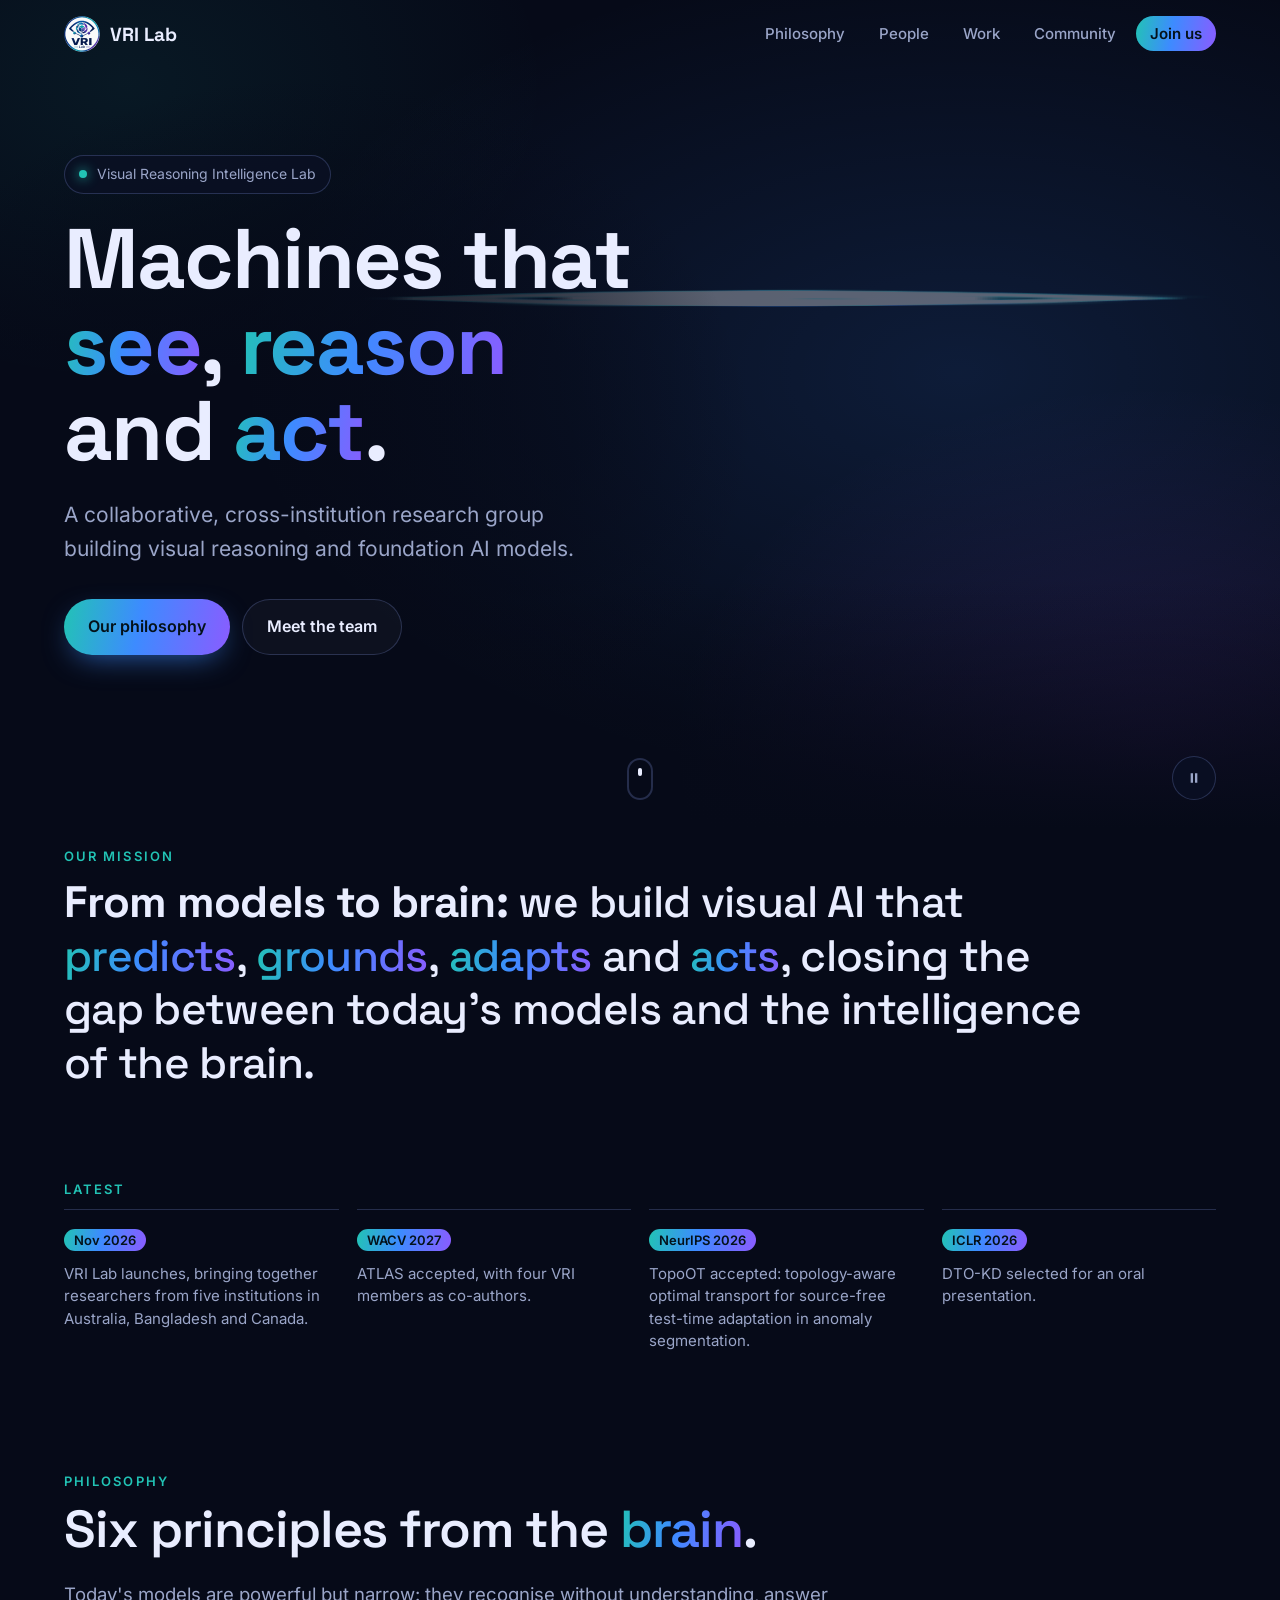
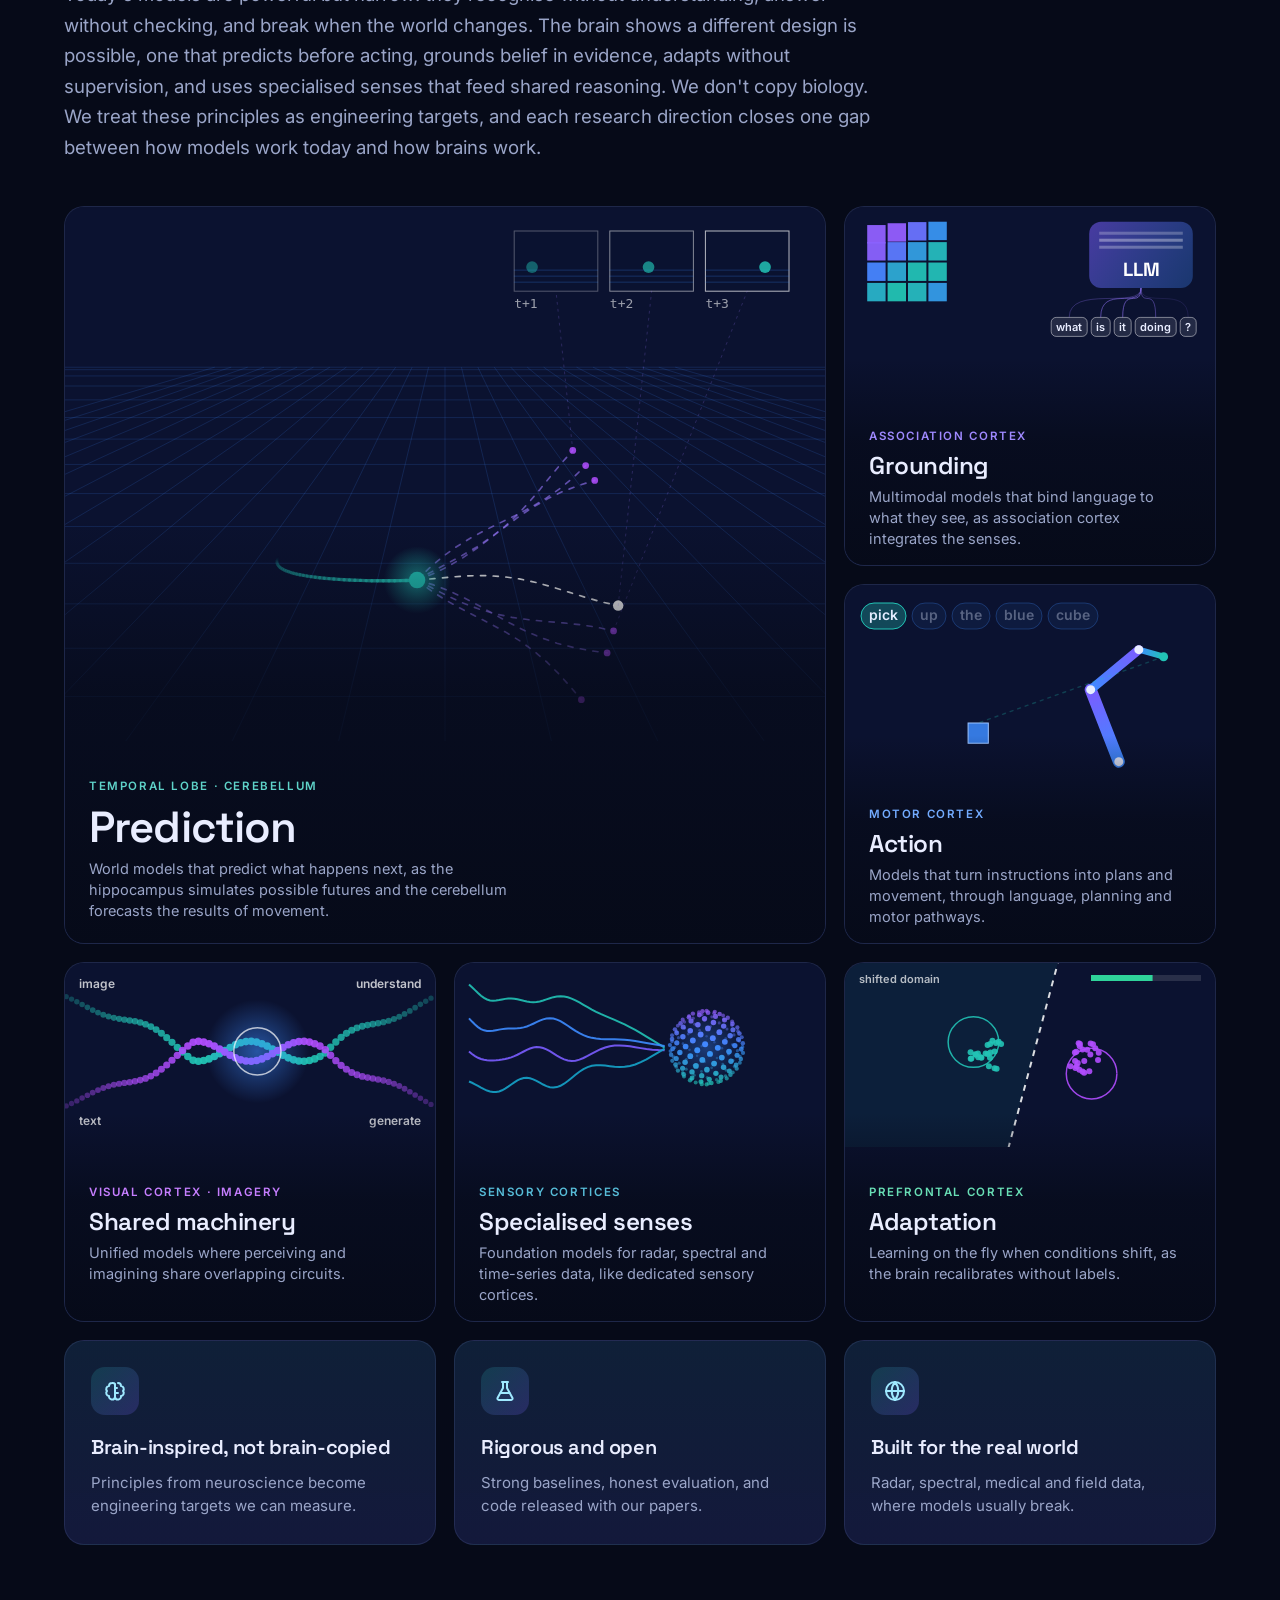
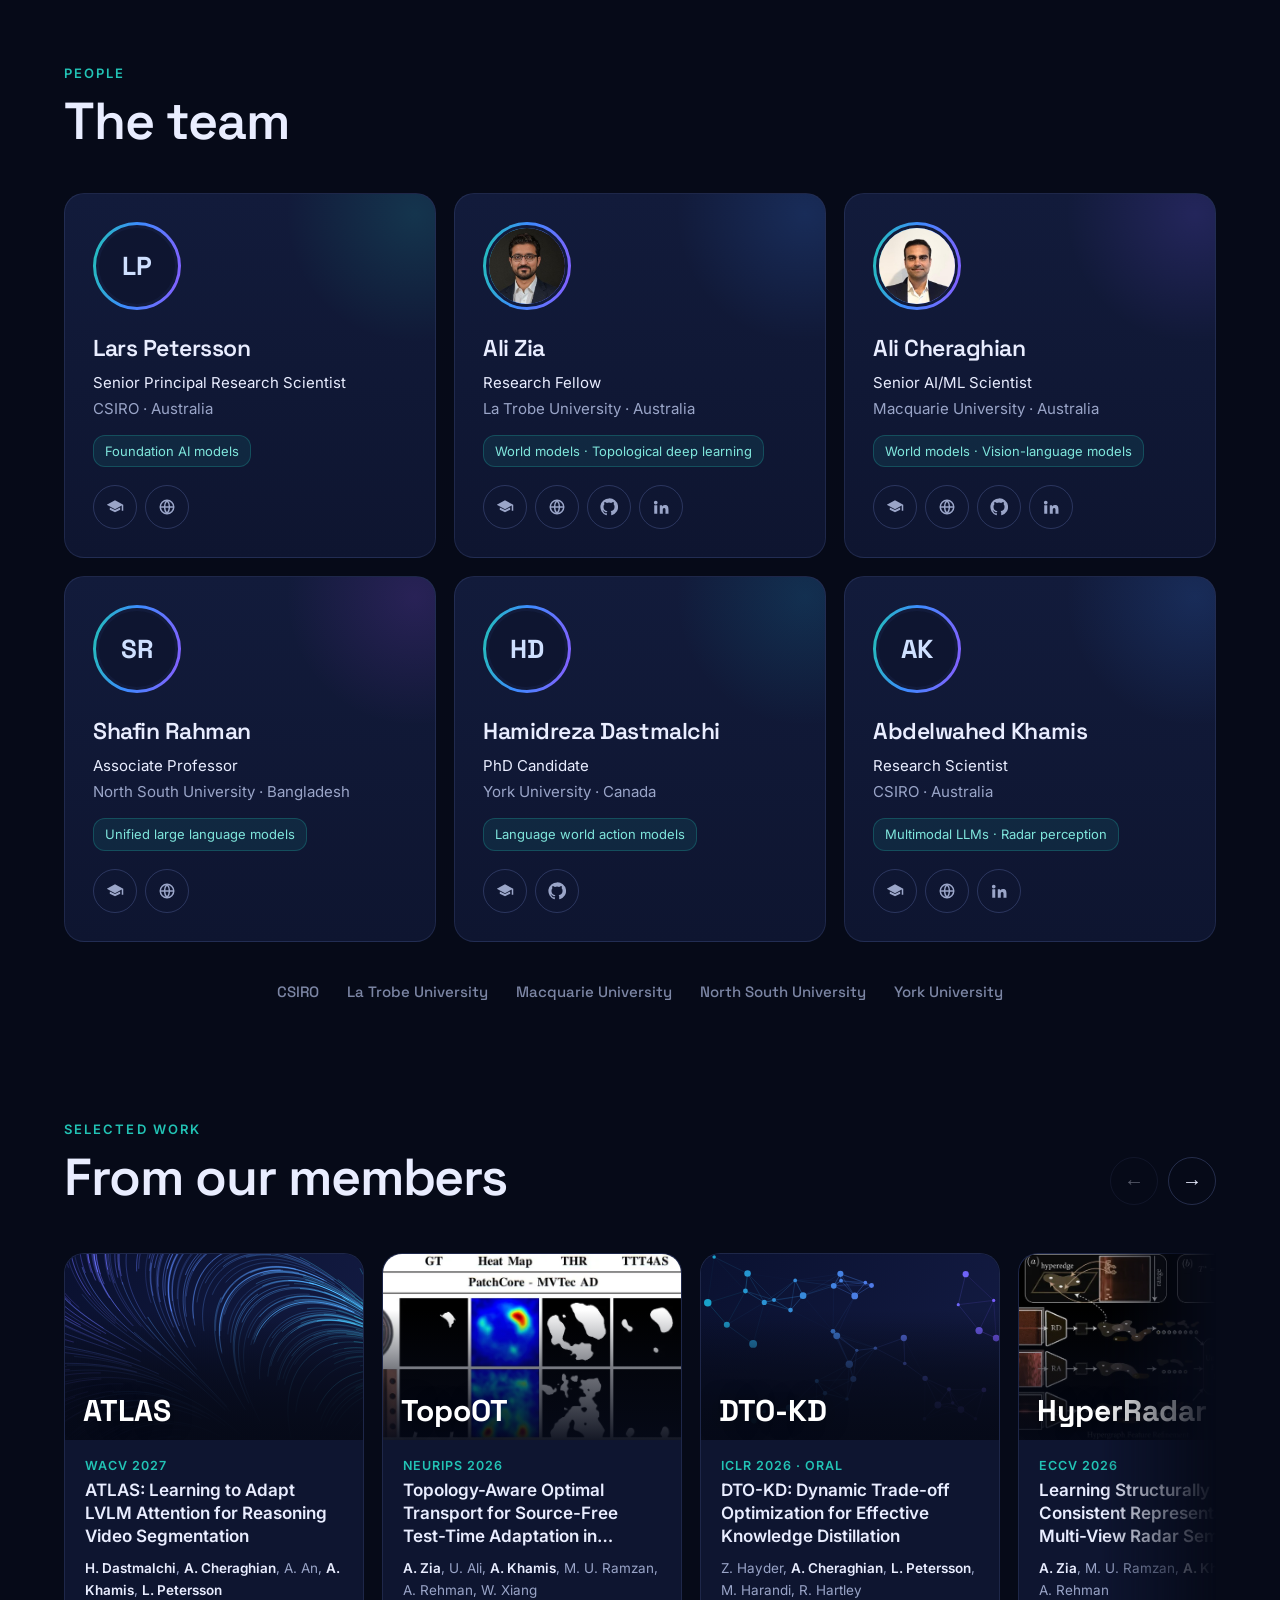
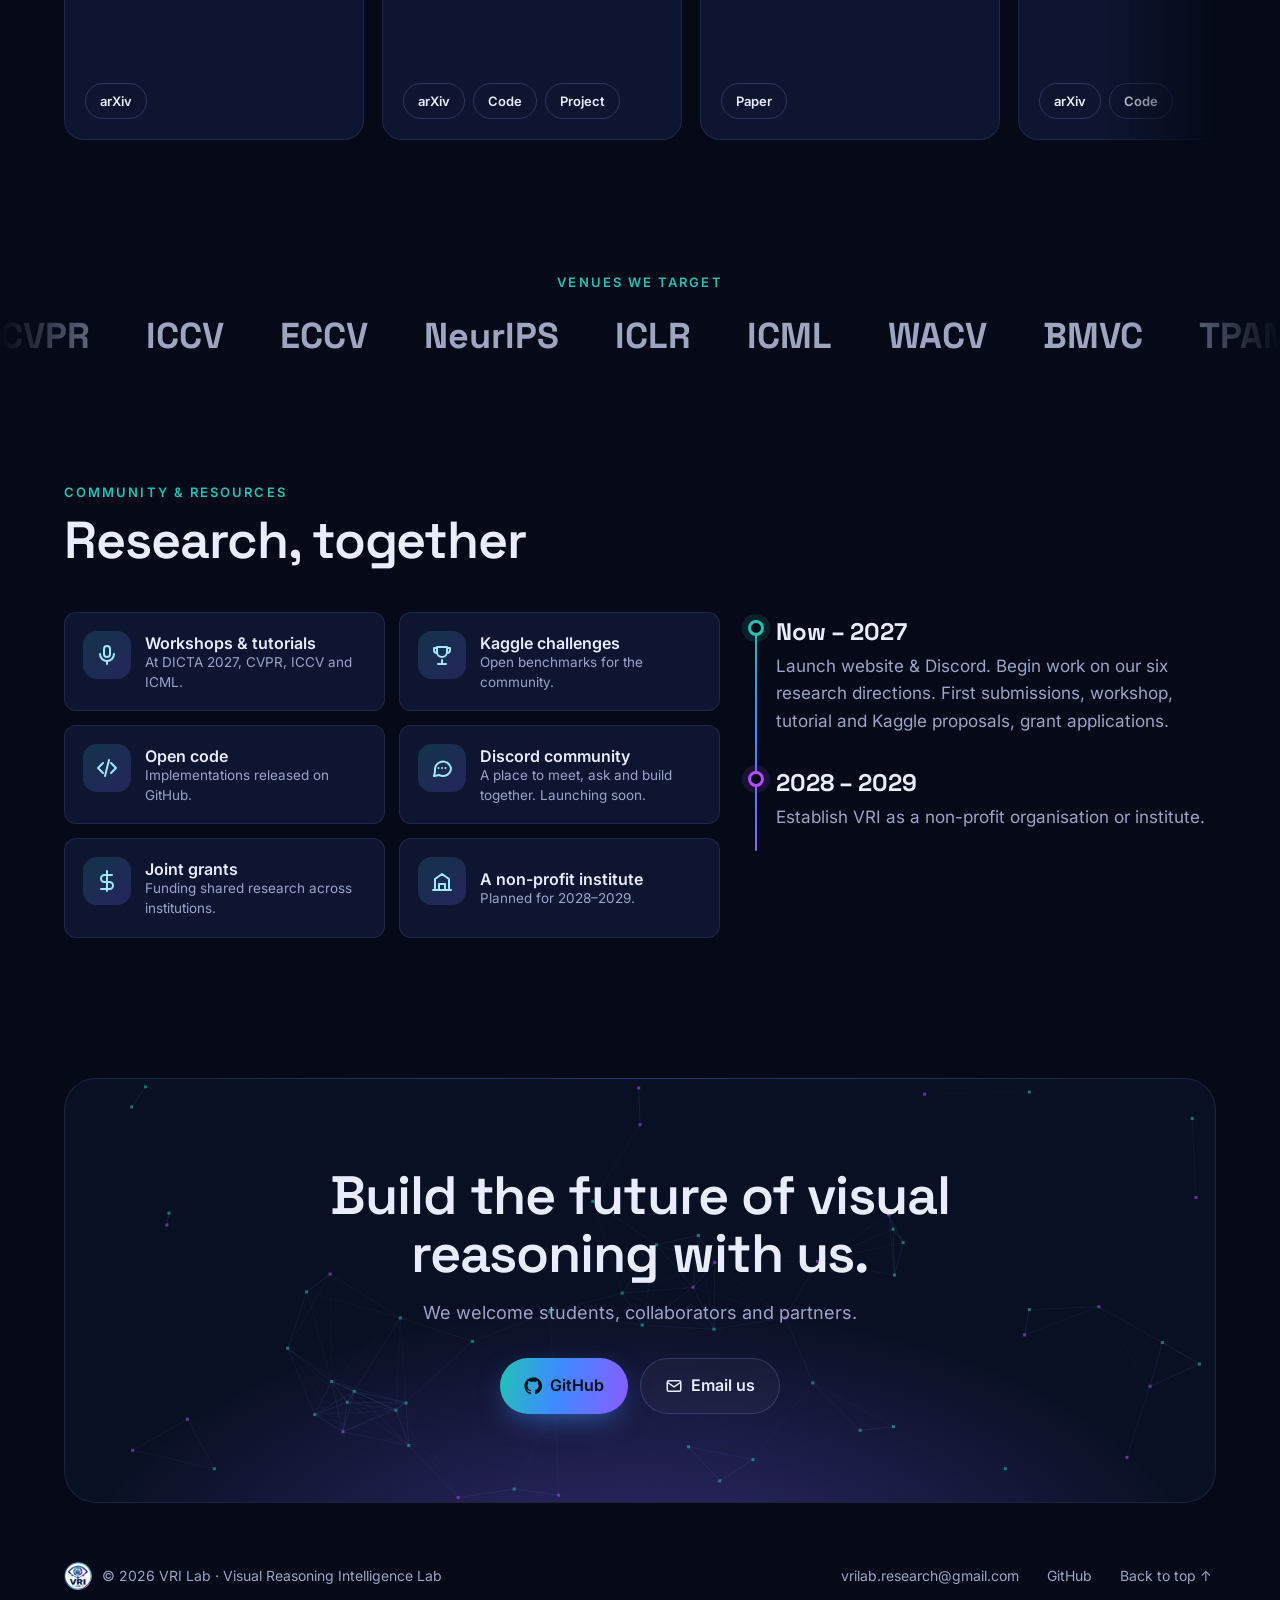
<file: index.html>
<!DOCTYPE html>
<html lang="en">
<head>
  <meta charset="utf-8">
  <meta name="viewport" content="width=device-width, initial-scale=1">
  <title>VRI Lab · Visual Reasoning Intelligence Lab</title>
  <meta name="description" content="VRI Lab: from models to brain. A cross-institution group building visual AI that predicts, grounds, adapts and acts.">
  <meta name="keywords" content="VRI Lab, Visual Reasoning Intelligence Lab, computer vision, machine learning, world models, multimodal large language models, vision-language-action, foundation models">
  <meta name="theme-color" content="#060a18">
  <link rel="canonical" href="https://vri-lab.github.io/VRI/">

  <meta property="og:type" content="website">
  <meta property="og:site_name" content="VRI Lab">
  <meta property="og:title" content="VRI Lab · Visual Reasoning Intelligence Lab">
  <meta property="og:description" content="From models to brain: visual AI that predicts, grounds, adapts and acts.">
  <meta property="og:url" content="https://vri-lab.github.io/VRI/">
  <meta property="og:image" content="https://vri-lab.github.io/VRI/assets/img/og.jpg">
  <meta property="og:image:width" content="1200">
  <meta property="og:image:height" content="630">
  <meta property="og:image:alt" content="VRI Lab: Machines that see, reason and act, beside a glowing point-cloud brain">
  <meta name="twitter:card" content="summary_large_image">
  <meta name="twitter:title" content="VRI Lab · Visual Reasoning Intelligence Lab">
  <meta name="twitter:description" content="From models to brain: visual AI that predicts, grounds, adapts and acts.">
  <meta name="twitter:image" content="https://vri-lab.github.io/VRI/assets/img/og.jpg">
  <meta name="twitter:image:alt" content="VRI Lab: Machines that see, reason and act, beside a glowing point-cloud brain">

  <link rel="icon" type="image/png" sizes="32x32" href="assets/img/favicon-32.png">
  <link rel="apple-touch-icon" href="assets/img/apple-touch-icon.png">
  <link rel="manifest" href="site.webmanifest">

  <link rel="preload" href="assets/fonts/space-grotesk.woff2" as="font" type="font/woff2" crossorigin>
  <link rel="preload" href="assets/fonts/inter.woff2" as="font" type="font/woff2" crossorigin>
  <link rel="stylesheet" href="assets/css/style.css">

  <script type="application/ld+json">
  {
    "@context": "https://schema.org",
    "@type": "ResearchOrganization",
    "name": "VRI Lab — Visual Reasoning Intelligence Lab",
    "alternateName": "VRI Lab",
    "url": "https://vri-lab.github.io/VRI/",
    "logo": "https://vri-lab.github.io/VRI/assets/img/logo.png",
    "description": "VRI Lab: from models to brain. A cross-institution group building visual AI that predicts, grounds, adapts and acts.",
    "slogan": "From models to brain",
    "email": "vrilab.research@gmail.com",
    "sameAs": ["https://github.com/VRI-Lab"],
    "knowsAbout": ["Computer vision", "Machine learning", "World models", "Multimodal large language models", "Vision-language-action models", "Foundation models"],
    "member": [
      {"@type": "Person", "name": "Lars Petersson", "affiliation": {"@type": "Organization", "name": "CSIRO"}, "sameAs": ["https://scholar.google.com.au/citations?user=32RHN4oAAAAJ"]},
      {"@type": "Person", "name": "Ali Zia", "affiliation": {"@type": "Organization", "name": "La Trobe University"}, "sameAs": ["https://scholar.google.com/citations?user=BVBJ06QAAAAJ", "https://www.ali-zia.me"]},
      {"@type": "Person", "name": "Ali Cheraghian", "affiliation": {"@type": "Organization", "name": "Macquarie University"}, "sameAs": ["https://scholar.google.com/citations?user=QT0EXIkAAAAJ", "https://alichr.github.io"]},
      {"@type": "Person", "name": "Shafin Rahman", "affiliation": {"@type": "Organization", "name": "North South University"}, "sameAs": ["https://scholar.google.com/citations?user=Pe8C-SUAAAAJ"]},
      {"@type": "Person", "name": "Hamidreza Dastmalchi", "affiliation": {"@type": "Organization", "name": "York University"}, "sameAs": ["https://scholar.google.ca/citations?user=ewOyJ3MAAAAJ"]},
      {"@type": "Person", "name": "Abdelwahed Khamis", "affiliation": {"@type": "Organization", "name": "CSIRO"}, "sameAs": ["https://scholar.google.com.au/citations?user=nj2jJB0AAAAJ", "https://abdelwahed.github.io"]}
    ]
  }
  </script>
</head>
<body>
  <a class="skip" href="#main">Skip to content</a>

  <header class="nav" id="nav">
    <a class="brand" href="#top" aria-label="VRI Lab home">
      <img src="assets/img/logo-72.png" srcset="assets/img/logo-72.png 2x, assets/img/logo-144.png 4x" alt="" width="36" height="36">
      <span>VRI&nbsp;Lab</span>
    </a>
    <nav aria-label="Main">
      <button class="nav-toggle" id="navToggle" aria-expanded="false" aria-controls="navLinks" aria-label="Open menu">
        <span></span><span></span>
      </button>
      <ul id="navLinks">
        <li><a href="#philosophy">Philosophy</a></li>
        <li><a href="#people">People</a></li>
        <li><a href="#work">Work</a></li>
        <li><a href="#plan">Community</a></li>
        <li><a class="nav-cta" href="#join">Join us</a></li>
      </ul>
    </nav>
  </header>

  <main id="main">
    <!-- ============ HERO ============ -->
    <section class="hero" id="top">
      <canvas id="heroCanvas" aria-hidden="true"></canvas>
      <div class="hero-glow" aria-hidden="true"></div>
      <div class="hero-inner">
        <p class="eyebrow"><span class="dot"></span> Visual Reasoning Intelligence Lab</p>
        <h1>Machines that<br><span class="grad">see</span>, <span class="grad">reason</span><br>and <span class="grad">act</span>.</h1>
        <p class="lede">A collaborative, cross-institution research group building visual reasoning and foundation AI models.</p>
        <div class="hero-cta">
          <a class="btn btn-primary" href="#philosophy">Our philosophy</a>
          <a class="btn btn-ghost" href="#people">Meet the team</a>
        </div>
        <p class="sr-only">Animation: an eye, representing perception, morphs into a brain whose regions light up in turn for each of our principles.</p>
        <p class="shape-label" aria-hidden="true"><span class="sdot" id="shapeDot"></span><span id="shapeName">Perception · the eye</span></p>
      </div>
      <a class="scroll-cue" href="#mission" aria-label="Scroll down"><span></span></a>
      <button class="motion-toggle" id="motionToggle" type="button" aria-pressed="false" aria-label="Pause animations">
        <svg class="i-pause" viewBox="0 0 24 24" width="16" height="16" aria-hidden="true"><path fill="currentColor" d="M7 5h3.5v14H7zM13.5 5H17v14h-3.5z"/></svg>
        <svg class="i-play" viewBox="0 0 24 24" width="16" height="16" aria-hidden="true"><path fill="currentColor" d="M8 5v14l11-7z"/></svg>
      </button>
    </section>

    <!-- ============ MISSION ============ -->
    <section class="mission" id="mission" aria-labelledby="missionTitle">
      <h2 class="kicker" id="missionTitle">Our mission</h2>
      <blockquote class="mission-text reveal" id="missionText"></blockquote>
    </section>

    <!-- ============ NEWS ============ -->
    <section class="news-wrap" id="news-section" aria-labelledby="newsTitle">
      <h2 id="newsTitle" class="kicker">Latest</h2>
      <ul class="news" id="news"></ul>
    </section>


    <noscript>
      <section class="section">
        <h2>People</h2>
        <ul>
          <li>Lars Petersson, Senior Principal Research Scientist, CSIRO (Foundation AI models)</li>
          <li>Ali Zia, Research Fellow, La Trobe University (World models · Topological deep learning)</li>
          <li>Ali Cheraghian, Senior AI/ML Scientist, Macquarie University (World models · Vision-language models)</li>
          <li>Shafin Rahman, Associate Professor, North South University (Unified large language models)</li>
          <li>Hamidreza Dastmalchi, PhD Candidate, York University (Language world action models)</li>
          <li>Abdelwahed Khamis, Research Scientist, CSIRO (Multimodal LLMs · Radar perception)</li>
        </ul>
        <h2>Mission</h2>
        <p>From models to brain: we build visual AI that predicts, grounds, adapts and acts, closing the gap between today's models and the intelligence of the brain.</p>
        <h2>Philosophy</h2>
        <p>Today's models are powerful but narrow. The brain shows a different design is possible, and we treat its principles as engineering targets:</p>
        <ul>
          <li>Prediction: world models that predict what happens next (hippocampus, cerebellum)</li>
          <li>Grounding: multimodal models that bind language to what they see (association cortex)</li>
          <li>Action: models that turn instructions into plans and movement (language, prefrontal and motor pathways)</li>
          <li>Shared machinery: unified models where perceiving and imagining share circuits (visual cortex)</li>
          <li>Specialised senses: foundation models for radar, spectral and time-series data (sensory cortices)</li>
          <li>Adaptation: learning on the fly when conditions shift, without labels</li>
        </ul>
        <h2>Selected work</h2>
        <ul>
          <li><a href="https://arxiv.org/abs/2610.24783">ATLAS: Learning to Adapt LVLM Attention for Reasoning Video Segmentation</a> (WACV 2027)</li>
          <li><a href="https://arxiv.org/abs/2601.20333">Topology-Aware Optimal Transport for Source-Free Test-Time Adaptation in Anomaly Segmentation</a> (NeurIPS 2026)</li>
          <li><a href="https://openreview.net/forum?id=QMItTyQW92">DTO-KD: Dynamic Trade-off Optimization for Effective Knowledge Distillation</a> (ICLR 2026, Oral)</li>
          <li><a href="https://arxiv.org/abs/2603.10470">Fighting Hallucinations with Counterfactuals</a> (CVPR 2026)</li>
          <li><a href="https://arxiv.org/abs/2302.03836">Topological Deep Learning: A Review of an Emerging Paradigm</a> (Artificial Intelligence Review 2024)</li>
        </ul>
        <p>Member pages: <a href="https://people.csiro.au/P/L/Lars-Petersson">Lars Petersson</a> · <a href="https://www.ali-zia.me">Ali Zia</a> · <a href="https://alichr.github.io">Ali Cheraghian</a> · <a href="https://sites.google.com/site/rshafin">Shafin Rahman</a> · <a href="https://github.com/hamidreza-dastmalchi">Hamidreza Dastmalchi</a> · <a href="https://abdelwahed.github.io">Abdelwahed Khamis</a></p>
        <p>Contact: <a href="mailto:vrilab.research@gmail.com">vrilab.research@gmail.com</a></p>
      </section>
    </noscript>

    <!-- ============ PHILOSOPHY ============ -->
    <section class="section" id="philosophy">
      <div class="section-head reveal">
        <p class="kicker">Philosophy</p>
        <h2>Six principles from the <em>brain</em>.</h2>
        <p class="intro">Today's models are powerful but narrow: they recognise without understanding, answer without checking, and break when the world changes. The brain shows a different design is possible, one that predicts before acting, grounds belief in evidence, adapts without supervision, and uses specialised senses that feed shared reasoning. We don't copy biology. We treat these principles as engineering targets, and each research direction closes one gap between how models work today and how brains work.</p>
      </div>
      <div class="topics" id="principles"></div>
      <div class="approach" id="approach"></div>
    </section>

    <!-- ============ PEOPLE ============ -->
    <section class="section" id="people">
      <div class="section-head reveal">
        <p class="kicker">People</p>
        <h2>The team</h2>
      </div>
      <div class="people" id="peopleGrid"></div>
      <p class="orgs reveal">
        <span>CSIRO</span><span>La Trobe University</span><span>Macquarie University</span><span>North South University</span><span>York University</span>
      </p>
    </section>

    <!-- ============ WORK ============ -->
    <section class="section" id="work">
      <div class="section-head row reveal">
        <div>
          <p class="kicker">Selected work</p>
          <h2>From our members</h2>
        </div>
        <div class="scroller-btns">
          <button class="round" id="workPrev" aria-label="Previous papers">&#8592;</button>
          <button class="round" id="workNext" aria-label="Next papers">&#8594;</button>
        </div>
      </div>
      <div class="work" id="workTrack" tabindex="0" role="region" aria-label="Selected papers, scroll horizontally"></div>
    </section>

    <!-- ============ VENUES ============ -->
    <section class="venues" aria-label="Where we publish">
      <p class="kicker center">Venues we target</p>
      <div class="marquee"><div class="marquee-track" id="venueTrack"></div></div>
    </section>

    <!-- ============ PLAN ============ -->
    <section class="section" id="plan">
      <div class="section-head reveal">
        <p class="kicker">Community &amp; resources</p>
        <h2>Research, together</h2>
      </div>
      <div class="plan">
        <div class="activities" id="activities"></div>
        <ol class="roadmap reveal" id="roadmap"></ol>
      </div>
    </section>

    <!-- ============ JOIN ============ -->
    <section class="join" id="join">
      <canvas id="joinCanvas" aria-hidden="true"></canvas>
      <div class="join-inner reveal">
        <h2>Build the future of visual reasoning with us.</h2>
        <p>We welcome students, collaborators and partners.</p>
        <div class="hero-cta center">
          <a class="btn btn-primary" href="https://github.com/VRI-Lab" target="_blank" rel="noopener">
            <svg viewBox="0 0 24 24" width="18" height="18" aria-hidden="true"><path fill="currentColor" d="M12 .5a11.5 11.5 0 0 0-3.64 22.41c.58.1.79-.25.79-.56v-2c-3.2.7-3.88-1.37-3.88-1.37-.52-1.33-1.28-1.69-1.28-1.69-1.05-.72.08-.7.08-.7 1.16.08 1.77 1.19 1.77 1.19 1.03 1.77 2.7 1.26 3.36.96.1-.75.4-1.26.73-1.55-2.55-.29-5.24-1.28-5.24-5.68 0-1.26.45-2.28 1.19-3.08-.12-.29-.52-1.46.11-3.05 0 0 .97-.31 3.17 1.18a10.9 10.9 0 0 1 5.76 0c2.2-1.49 3.17-1.18 3.17-1.18.63 1.59.23 2.76.11 3.05.74.8 1.19 1.82 1.19 3.08 0 4.41-2.69 5.38-5.25 5.67.41.36.78 1.06.78 2.14v3.17c0 .31.21.67.8.56A11.5 11.5 0 0 0 12 .5Z"/></svg>
            GitHub
          </a>
          <a class="btn btn-ghost" href="mailto:vrilab.research@gmail.com">
            <svg viewBox="0 0 24 24" width="18" height="18" fill="none" stroke="currentColor" stroke-width="2" aria-hidden="true"><rect x="3" y="5" width="18" height="14" rx="2"/><path d="m3 7 9 6 9-6"/></svg>
            Email us
          </a>
        </div>
      </div>
    </section>
  </main>

  <footer class="footer">
    <div>
      <img src="assets/img/logo-72.png" alt="" width="28" height="28">
      <span>© <span id="year">2026</span> VRI Lab · Visual Reasoning Intelligence Lab</span>
    </div>
    <nav class="foot-links" aria-label="Footer">
      <a href="mailto:vrilab.research@gmail.com">vrilab.research@gmail.com</a>
      <a href="https://github.com/VRI-Lab" target="_blank" rel="noopener">GitHub</a>
      <a href="#top">Back to top ↑</a>
    </nav>
  </footer>

  <script src="assets/js/data.js"></script>
  <script src="assets/js/main.js"></script>
</body>
</html>
</file>
<file: assets/css/style.css>
/* ==========================================================================
   VRI Lab — styles
   Palette from the lab logo: deep navy, teal, electric blue, violet.
   ========================================================================== */
@font-face { font-family: "Inter"; src: url("../fonts/inter.woff2") format("woff2"); font-weight: 100 900; font-display: swap; }
@font-face { font-family: "Space Grotesk"; src: url("../fonts/space-grotesk.woff2") format("woff2"); font-weight: 300 700; font-display: swap; }

:root {
  --bg: #060a18;
  --bg-2: #0a1024;
  --panel: #0e1530;
  --panel-2: #121b3b;
  --line: rgba(148, 170, 255, 0.12);
  --line-2: rgba(148, 170, 255, 0.22);
  --text: #e9edff;
  --muted: #9aa5c8;
  --teal: #22c3b5;
  --blue: #3d8bff;
  --violet: #7b5cff;
  --purple: #b14dff;
  --grad: linear-gradient(100deg, #22c3b5 0%, #3d8bff 45%, #8a5cff 100%);
  --radius: 20px;
  --radius-sm: 12px;
  --maxw: 1200px;
  --font: "Inter", system-ui, -apple-system, "Segoe UI", Roboto, sans-serif;
  --display: "Space Grotesk", "Inter", system-ui, sans-serif;
  --ease: cubic-bezier(.2, .7, .2, 1);
  --gutter: max(24px, calc((100vw - var(--maxw)) / 2 + 24px));
}

*, *::before, *::after { box-sizing: border-box; }
html { scroll-behavior: smooth; scroll-padding-top: 80px; }
body {
  margin: 0;
  background: var(--bg);
  color: var(--text);
  font: 400 17px/1.6 var(--font);
  -webkit-font-smoothing: antialiased;
  overflow-x: hidden;
}
img { max-width: 100%; display: block; }
a { color: inherit; }
h1, h2, h3 { font-family: var(--display); letter-spacing: -0.02em; margin: 0; }
:focus-visible { outline: 2px solid var(--teal); outline-offset: 3px; border-radius: 6px; }

.skip {
  position: absolute; left: 12px; top: -60px; z-index: 100;
  background: var(--teal); color: #031015; padding: 10px 16px; border-radius: 10px; font-weight: 600;
}
.skip:focus { top: 12px; }

/* ---------------- Nav ---------------- */
.nav {
  position: fixed; inset: 0 0 auto 0; z-index: 50;
  display: flex; align-items: center; justify-content: space-between;
  padding: 16px var(--gutter);
  transition: background .35s var(--ease), border-color .35s, padding .35s;
  border-bottom: 1px solid transparent;
}
.nav.scrolled {
  background: rgba(6, 10, 24, 0.78);
  backdrop-filter: saturate(160%) blur(14px);
  -webkit-backdrop-filter: saturate(160%) blur(14px);
  border-color: var(--line);
  padding-top: 10px; padding-bottom: 10px;
}
.brand { display: flex; align-items: center; gap: 10px; text-decoration: none; font: 700 19px var(--display); }
.brand img { width: 36px; height: 36px; border-radius: 50%; }
.nav ul { list-style: none; display: flex; gap: 6px; margin: 0; padding: 0; align-items: center; }
.nav ul a {
  text-decoration: none; color: var(--muted); font-weight: 500; font-size: 15px;
  padding: 8px 14px; border-radius: 999px; transition: color .2s, background .2s;
}
.nav ul a:hover, .nav ul a.active { color: var(--text); background: rgba(255,255,255,.06); }
.nav ul a.nav-cta { color: #04121a; background: var(--grad); font-weight: 600; }
.nav ul a.nav-cta:hover { filter: brightness(1.1); color: #04121a; }
.nav-toggle { display: none; }

/* ---------------- Buttons ---------------- */
.btn {
  display: inline-flex; align-items: center; gap: 8px;
  padding: 14px 24px; border-radius: 999px; font-weight: 600; font-size: 16px;
  text-decoration: none; transition: transform .25s var(--ease), box-shadow .25s, background .25s;
}
.btn-primary { background: var(--grad); color: #04121a; box-shadow: 0 10px 30px -10px rgba(61,139,255,.7); }
.btn-primary:hover { transform: translateY(-2px); box-shadow: 0 16px 40px -12px rgba(61,139,255,.9); }
.btn-ghost { border: 1px solid var(--line-2); color: var(--text); background: rgba(255,255,255,.03); }
.btn-ghost:hover { background: rgba(255,255,255,.08); transform: translateY(-2px); }
.btn.is-soon { color: var(--muted); cursor: default; }
.btn.is-soon:hover { transform: none; background: rgba(255,255,255,.03); }

/* ---------------- Hero ---------------- */
.hero {
  position: relative; min-height: 92vh; min-height: 92svh;
  display: flex; align-items: center;
  padding: 120px var(--gutter) 80px;
  overflow: hidden; isolation: isolate;
  background:
    radial-gradient(1200px 700px at 75% 45%, rgba(61,139,255,.14), transparent 60%),
    radial-gradient(800px 600px at 90% 90%, rgba(177,77,255,.12), transparent 60%),
    radial-gradient(700px 500px at 10% 10%, rgba(34,195,181,.08), transparent 60%),
    var(--bg);
}
#heroCanvas { position: absolute; inset: 0; width: 100%; height: 100%; z-index: -1; }
.hero-glow {
  position: absolute; inset: auto 0 0 0; height: 30%; z-index: -1; pointer-events: none;
  background: linear-gradient(to bottom, transparent, var(--bg));
}
.hero-inner { max-width: 600px; position: relative; }
.hero-inner::before {
  content: ""; position: absolute; inset: -80px -120px -80px -200px; z-index: -1; pointer-events: none;
  background: radial-gradient(closest-side, rgba(6,10,24,.82), rgba(6,10,24,.5) 60%, transparent);
}
.eyebrow {
  display: inline-flex; align-items: center; gap: 10px; margin: 0 0 22px;
  padding: 7px 14px; border: 1px solid var(--line-2); border-radius: 999px;
  font-size: 14px; color: var(--muted); background: rgba(10,16,36,.82);
}
.eyebrow .dot { width: 8px; height: 8px; border-radius: 50%; background: var(--teal); box-shadow: 0 0 12px var(--teal); animation: pulse 2s infinite; }
@keyframes pulse { 50% { opacity: .35; } }
.hero h1 { font-size: clamp(44px, 6.6vw, 88px); line-height: 1.02; font-weight: 700; }
.grad { background: var(--grad); -webkit-background-clip: text; background-clip: text; color: transparent; }
.lede { font-size: clamp(18px, 2vw, 21px); color: var(--muted); max-width: 520px; margin: 24px 0 34px; }
.hero-cta { display: flex; flex-wrap: wrap; gap: 12px; }
.hero-cta.center { justify-content: center; }
.shape-label {
  display: flex; align-items: center; gap: 10px; min-height: 18px; white-space: nowrap; overflow: hidden; text-overflow: ellipsis;
  margin: 40px 0 0; font: 500 12px/1.4 var(--font);
  letter-spacing: .14em; text-transform: uppercase; color: rgba(154,165,200,.85);
}
.shape-label .sdot { flex: none; width: 8px; height: 8px; border-radius: 50%; background: #22c3b5; color: #22c3b5; box-shadow: 0 0 10px currentColor; transition: background .4s; }
.shape-label span:last-child { overflow: hidden; text-overflow: ellipsis; }
.sr-only { position: absolute; width: 1px; height: 1px; padding: 0; margin: -1px; overflow: hidden; clip: rect(0 0 0 0); white-space: nowrap; border: 0; }
.motion-toggle {
  position: absolute; right: var(--gutter); bottom: 28px; width: 44px; height: 44px; border-radius: 50%;
  display: grid; place-items: center; cursor: pointer; color: var(--muted);
  background: rgba(10,16,36,.85); border: 1px solid var(--line-2);
}
.motion-toggle:hover { color: var(--text); }
.motion-toggle[hidden] { display: none; }
.motion-paused .eyebrow .dot, .motion-paused .scroll-cue span { animation-play-state: paused; }
.motion-toggle .i-play { display: none; }
.motion-toggle.is-paused .i-play { display: block; }
.motion-toggle.is-paused .i-pause { display: none; }
.motion-paused .marquee-track { animation-play-state: paused; }
.scroll-cue {
  position: absolute; left: 50%; bottom: 28px; transform: translateX(-50%);
  width: 26px; height: 42px; border: 2px solid var(--line-2); border-radius: 14px;
}
.scroll-cue span { position: absolute; left: 50%; top: 8px; width: 4px; height: 8px; margin-left: -2px; border-radius: 2px; background: var(--text); animation: cue 1.8s infinite; }
@keyframes cue { 0% { opacity: 0; transform: translateY(0); } 30% { opacity: 1; } 100% { opacity: 0; transform: translateY(14px); } }

/* ---------------- News ---------------- */
.news-wrap { max-width: var(--maxw); margin: 0 auto; padding: 10px 24px 0; }
.news-wrap .kicker { font-family: var(--font); }
.news { list-style: none; margin: 0; padding: 0; display: grid; grid-template-columns: repeat(4, 1fr); gap: 18px; }
.news-item { border-top: 1px solid var(--line-2); padding-top: 16px; }
.news-tag { display: inline-block; font: 600 13px var(--font); color: #04121a; background: var(--grad); padding: 3px 10px; border-radius: 999px; }
.news-item p { margin: 10px 0 0; font-size: 15px; color: var(--muted); line-height: 1.5; }

/* ---------------- Sections ---------------- */
.section { max-width: var(--maxw); margin: 0 auto; padding: clamp(70px, 10vw, 120px) 24px 0; }
.section-head { margin-bottom: 44px; }
.section-head.row { display: flex; align-items: end; justify-content: space-between; gap: 20px; }
.kicker {
  margin: 0 0 12px; font: 600 13px var(--font); letter-spacing: .16em; text-transform: uppercase;
  color: var(--teal);
}
.kicker.center { text-align: center; }
.section h2 { font-size: clamp(30px, 4.2vw, 52px); line-height: 1.08; font-weight: 600; max-width: 880px; }
.section h2 em { font-style: normal; background: var(--grad); -webkit-background-clip: text; background-clip: text; color: transparent; }

/* ---------------- Topics (bento) ---------------- */
.topics {
  display: grid; gap: 18px;
  grid-template-columns: repeat(6, 1fr);
  grid-auto-rows: 360px;
}
.topic {
  position: relative; overflow: hidden; border-radius: var(--radius);
  background: var(--panel); border: 1px solid var(--line);
  transition: transform .5s var(--ease), border-color .3s, box-shadow .5s;
  isolation: isolate;
}
.topic:nth-child(1) { grid-column: span 4; grid-row: span 2; }
.topic:nth-child(2) { grid-column: span 2; }
.topic:nth-child(3) { grid-column: span 2; }
.topic:nth-child(4), .topic:nth-child(5), .topic:nth-child(6) { grid-column: span 2; }
.topic:hover { transform: translateY(-4px); border-color: var(--line-2); box-shadow: 0 30px 60px -30px rgba(61,139,255,.45); }
.topic canvas { position: absolute; inset: 0; width: 100%; height: 100%; z-index: -1; }
.topic::after {
  content: ""; position: absolute; inset: 0; z-index: -1;
  background: linear-gradient(to top, rgba(6,10,24,.96) 0%, rgba(6,10,24,.7) 34%, transparent 58%);
}
.topic-body { position: absolute; left: 0; right: 0; bottom: 0; padding: 20px 24px 22px; height: 164px; overflow: hidden; }
.topic:nth-child(1) .topic-body { height: auto; }
.topic-num { font: 600 11.5px var(--font); letter-spacing: .14em; text-transform: uppercase; color: var(--c, var(--teal)); }
.topic h3 { font-size: clamp(20px, 1.9vw, 25px); line-height: 1.15; margin: 4px 0 6px; font-weight: 600; }
.topic:nth-child(1) h3 { font-size: clamp(28px, 3.4vw, 44px); }
.topic p { margin: 0; color: var(--muted); font-size: 14.5px; max-width: 460px; line-height: 1.45; display: -webkit-box; -webkit-line-clamp: 3; -webkit-box-orient: vertical; overflow: hidden; }
.topic .leads { display: flex; align-items: center; gap: 8px; margin-top: 12px; font-size: 13.5px; color: var(--text); }
.avatar-stack { display: flex; }
.avatar-stack .av { width: 28px; height: 28px; font-size: 11px; border: 2px solid var(--panel); margin-left: -6px; }
.avatar-stack .av:first-child { margin-left: 0; }

/* ---------------- Mission ---------------- */
.mission { max-width: var(--maxw); margin: 0 auto; padding: 20px 24px clamp(50px, 7vw, 80px); }
.mission-text {
  margin: 0; max-width: 1040px;
  font: 500 clamp(26px, 3.6vw, 44px)/1.22 var(--display); letter-spacing: -0.015em; color: var(--text);
}
.mission-text strong { font-weight: 700; }
.section .intro { margin: 22px 0 0; max-width: 820px; color: var(--muted); font-size: clamp(16px, 1.5vw, 18.5px); line-height: 1.65; }

/* ---------------- Approach ---------------- */
.approach { display: grid; grid-template-columns: repeat(3, 1fr); gap: 18px; margin-top: 18px; }
.appr {
  padding: 26px; border-radius: var(--radius); border: 1px solid var(--line);
  background: linear-gradient(180deg, rgba(34,195,181,.06), rgba(123,92,255,.05)), var(--panel);
}
.appr .ico {
  width: 48px; height: 48px; border-radius: 14px; display: grid; place-items: center; margin-bottom: 16px;
  background: linear-gradient(135deg, rgba(34,195,181,.18), rgba(123,92,255,.22)); color: #9fe9ff;
}
.appr .ico svg { width: 24px; height: 24px; }
.appr h3 { font-size: 20px; font-weight: 600; }
.appr p { margin: 8px 0 0; color: var(--muted); font-size: 15px; line-height: 1.55; }

/* ---------------- Avatars ---------------- */
.av {
  border-radius: 50%; display: grid; place-items: center; overflow: hidden; flex: none;
  font: 700 14px var(--display); color: #fff;
  background: var(--av, var(--grad));
}
.av img { width: 100%; height: 100%; object-fit: cover; }

/* ---------------- People ---------------- */
.people { display: grid; grid-template-columns: repeat(3, 1fr); gap: 18px; }
.person {
  position: relative; padding: 28px; border-radius: var(--radius);
  background: linear-gradient(180deg, var(--panel-2), var(--panel));
  border: 1px solid var(--line); overflow: hidden;
  transition: transform .45s var(--ease), border-color .3s;
}
.person:hover { transform: translateY(-4px); border-color: var(--line-2); }
.person::before {
  content: ""; position: absolute; width: 260px; height: 260px; right: -110px; top: -110px; border-radius: 50%;
  background: radial-gradient(circle, var(--glow, rgba(61,139,255,.25)), transparent 70%); opacity: .55;
  transition: transform .6s var(--ease);
}
.person:hover::before { transform: scale(1.3); }
.person .photo {
  position: relative; width: 88px; height: 88px; border-radius: 50%; padding: 3px;
  background: var(--grad); margin-bottom: 20px;
}
.person .photo .av { width: 100%; height: 100%; font-size: 26px; border: 3px solid var(--panel-2); background: var(--panel); color: #cfe0ff; }
.person .photo .av.has-photo { background: var(--panel); }
.person h3 { font-size: 23px; font-weight: 600; }
.person .role { margin: 4px 0 0; color: var(--text); font-size: 15px; }
.person .org { margin: 2px 0 14px; color: var(--muted); font-size: 15px; }
.person .focus {
  display: inline-block; font-size: 13px; padding: 5px 11px; border-radius: 12px;
  background: rgba(34,195,181,.1); color: #7fe6dc; border: 1px solid rgba(34,195,181,.25);
}
.person .links { display: flex; flex-wrap: wrap; gap: 8px; margin-top: 18px; position: relative; }
.person > * { min-width: 0; }
.person .focus { max-width: 100%; }
.icon-link {
  width: 44px; height: 44px; border-radius: 50%; display: grid; place-items: center;
  border: 1px solid var(--line-2); color: var(--muted); transition: all .2s;
}
.icon-link:hover { color: #04121a; background: var(--teal); border-color: var(--teal); }
.icon-link svg { width: 18px; height: 18px; }
.orgs { display: flex; flex-wrap: wrap; justify-content: center; gap: 10px 28px; margin: 40px 0 0; color: var(--muted); font: 500 15px var(--display); }
.orgs span { opacity: .8; }

/* ---------------- Work ---------------- */
.scroller-btns { display: flex; gap: 10px; }
.round {
  width: 48px; height: 48px; border-radius: 50%; border: 1px solid var(--line-2);
  background: transparent; color: var(--text); font-size: 20px; cursor: pointer; transition: background .2s;
}
.round:hover { background: rgba(255,255,255,.08); }
.work {
  display: grid; grid-auto-flow: column; grid-auto-columns: minmax(300px, 380px); gap: 18px;
  overflow-x: auto; scroll-snap-type: x mandatory; padding: 4px 0 24px;
  scrollbar-width: thin; scrollbar-color: var(--line-2) transparent;
  -webkit-mask-image: linear-gradient(90deg, #000 90%, transparent);
  mask-image: linear-gradient(90deg, #000 90%, transparent);
}
.work.at-end { -webkit-mask-image: none; mask-image: none; }
.work:focus-visible { -webkit-mask-image: none; mask-image: none; outline-offset: -2px; }
.round:disabled { opacity: .35; cursor: default; }
.round:disabled:hover { background: transparent; }
.paper {
  scroll-snap-align: start; display: flex; flex-direction: column;
  border-radius: var(--radius); overflow: hidden; background: var(--panel); border: 1px solid var(--line);
  transition: transform .45s var(--ease), border-color .3s;
}
.paper:hover { transform: translateY(-4px); border-color: var(--line-2); }
.paper .cover { position: relative; aspect-ratio: 16 / 10; background: linear-gradient(135deg, #0a1130, #141c44); overflow: hidden; }
.paper .cover.is-figure img { width: 100%; height: 100%; object-fit: cover; object-position: center; background: #fff; transition: transform .8s var(--ease); }
.paper .cover::after { content: ""; position: absolute; inset: 0; pointer-events: none; background: linear-gradient(to top, rgba(6,10,24,.94) 0, rgba(6,10,24,.55) 38%, transparent 70%); }
.paper .cover.is-diagram img { filter: invert(1) hue-rotate(180deg) saturate(.85) brightness(.92); background: #fff; }
.paper .cover .gen-title { z-index: 1; }
.paper:hover .cover img { transform: scale(1.03); }
.paper .cover canvas { width: 100%; height: 100%; display: block; }
.paper .cover .gen-title {
  position: absolute; left: 18px; bottom: 14px; right: 18px;
  font: 700 30px/1.05 var(--display); color: #fff; text-shadow: 0 2px 20px rgba(0,0,0,.5);
}
.badge {
  position: absolute; top: 12px; right: 12px; padding: 5px 11px; border-radius: 999px;
  font: 600 12.5px var(--font); color: #fff; background: rgba(6,10,24,.82); backdrop-filter: blur(6px);
  border: 1px solid rgba(255,255,255,.14);
}
.paper .body { padding: 18px 20px 20px; display: flex; flex-direction: column; gap: 10px; flex: 1; }
.paper .venue { white-space: nowrap; overflow: hidden; text-overflow: ellipsis; font: 600 12.5px var(--font); letter-spacing: .08em; text-transform: uppercase; color: var(--teal); }
.paper h3 { font: 600 17px/1.35 var(--font); letter-spacing: 0; margin-top: -4px; display: -webkit-box; -webkit-line-clamp: 3; -webkit-box-orient: vertical; overflow: hidden; }
.paper .authors { font-size: 13.5px; color: var(--muted); margin: 0; }
.paper .authors b { color: var(--text); font-weight: 600; }
.paper .plinks { display: flex; flex-wrap: wrap; gap: 8px; margin-top: auto; padding-top: 6px; }
.chip {
  display: inline-flex; align-items: center; min-height: 36px;
  font-size: 13px; font-weight: 600; padding: 6px 14px; border-radius: 999px; text-decoration: none;
  border: 1px solid var(--line-2); color: var(--text); transition: all .2s;
}
.chip:hover { background: var(--text); color: var(--bg); }

/* ---------------- Venues marquee ---------------- */
.venues { padding: clamp(60px, 9vw, 110px) 0 0; }
.marquee {
  overflow: hidden; margin-top: 18px;
  -webkit-mask-image: linear-gradient(90deg, transparent, #000 12%, #000 88%, transparent);
  mask-image: linear-gradient(90deg, transparent, #000 12%, #000 88%, transparent);
}
.marquee-track { display: flex; gap: 56px; width: max-content; animation: marquee 38s linear infinite; padding: 10px 0; }
.marquee:hover .marquee-track, .marquee:focus-within .marquee-track { animation-play-state: paused; }
.marquee-track span { font: 700 clamp(24px, 3vw, 36px)/1 var(--display); color: rgba(190,200,230,.82); white-space: nowrap; transition: color .3s; }
.marquee-track span:hover { color: var(--text); }
@keyframes marquee { to { transform: translateX(-50%); } }

/* ---------------- Plan ---------------- */
.plan { display: grid; grid-template-columns: 1.4fr 1fr; gap: 28px; align-items: start; }
.activities { display: grid; grid-template-columns: repeat(2, 1fr); gap: 14px; }
.act {
  display: grid; grid-template-columns: 48px 1fr; column-gap: 14px; align-items: start; padding: 18px; border-radius: var(--radius-sm);
  background: var(--panel); border: 1px solid var(--line); transition: border-color .3s, transform .4s var(--ease);
}
.act:hover { border-color: var(--line-2); transform: translateY(-3px); }
a.act { text-decoration: none; color: inherit; }
.act .ico {
  width: 48px; height: 48px; border-radius: 14px; flex: none; display: grid; place-items: center;
  background: linear-gradient(135deg, rgba(34,195,181,.18), rgba(123,92,255,.22)); color: #9fe9ff;
}
.act .ico svg { width: 24px; height: 24px; }
.act .ico { grid-row: span 2; }
.act b { display: block; font: 600 16px var(--font); align-self: end; padding-top: 2px; }
.act small { color: var(--muted); font-size: 13.5px; align-self: start; line-height: 1.45; }
.roadmap { list-style: none; margin: 0; padding: 0 0 0 28px; position: relative; }
.roadmap::before { content: ""; position: absolute; left: 7px; top: 8px; bottom: 8px; width: 2px; background: var(--grad); border-radius: 2px; }
.roadmap li { position: relative; padding: 4px 0 28px; }
.roadmap li::before {
  content: ""; position: absolute; left: -28px; top: 8px; width: 16px; height: 16px; border-radius: 50%;
  background: var(--bg); border: 3px solid var(--teal); box-shadow: 0 0 0 6px rgba(34,195,181,.12);
}
.roadmap li:last-child::before { border-color: var(--purple); box-shadow: 0 0 0 6px rgba(177,77,255,.12); }
.roadmap .when { font: 700 24px var(--display); }
.roadmap p { margin: 6px 0 0; color: var(--muted); }

/* ---------------- Join ---------------- */
.join {
  position: relative; margin: clamp(80px, 11vw, 140px) auto 0; max-width: calc(var(--maxw) - 48px);
  border-radius: 32px; overflow: hidden; isolation: isolate;
  background: radial-gradient(800px 400px at 50% 120%, rgba(123,92,255,.35), transparent 70%), var(--bg-2);
  border: 1px solid var(--line);
  width: calc(100% - 48px);
}
#joinCanvas { position: absolute; inset: 0; width: 100%; height: 100%; z-index: -1; opacity: .7; }
.join-inner { text-align: center; padding: clamp(56px, 7vw, 88px) 24px; }
.join-inner img { margin: 0 auto 24px; border-radius: 50%; box-shadow: 0 0 60px rgba(61,139,255,.45); }
.join h2 { font-size: clamp(30px, 4.4vw, 54px); line-height: 1.08; max-width: 760px; margin: 0 auto; font-weight: 600; }
.join p { color: var(--muted); font-size: 18px; margin: 16px 0 30px; }
.join p.soon { font-size: 14px; margin: 22px 0 0; }

/* ---------------- Footer ---------------- */
.footer {
  max-width: var(--maxw); margin: 0 auto; padding: 50px 24px 40px;
  display: flex; justify-content: space-between; align-items: center; gap: 16px; flex-wrap: wrap;
  color: var(--muted); font-size: 14px;
}
.footer div { display: flex; align-items: center; gap: 10px; }
.footer img { border-radius: 50%; }
.footer a { text-decoration: none; padding: 12px 4px; }
.foot-links { display: flex; flex-wrap: wrap; gap: 4px 20px; }
.footer a:hover { color: var(--text); }

/* ---------------- Reveal ---------------- */
.reveal { opacity: 0; transform: translateY(26px); transition: opacity .9s var(--ease), transform .9s var(--ease); }
.reveal.in { opacity: 1; transform: none; }

/* ---------------- Responsive ---------------- */
@media (min-width: 1000px) {
  .shape-label { visibility: hidden; }
}
@media (max-width: 1000px) {
  .topics { grid-template-columns: repeat(2, 1fr); grid-auto-rows: 340px; }
  .topic:nth-child(n) { grid-column: span 1; grid-row: span 1; }
  .topic:nth-child(1), .topic:nth-child(6) { grid-column: span 2; }
  .news { grid-template-columns: repeat(2, 1fr); }
  .approach { grid-template-columns: 1fr; }
  .hero { align-items: flex-end; padding-bottom: 110px; }
  .hero-inner::before { inset: -60px -40px -40px -40px; }
  .people { grid-template-columns: repeat(2, 1fr); }
  .plan { grid-template-columns: 1fr; }
}
@media (max-width: 760px) {
  body { font-size: 16px; }
  .nav-toggle {
    display: grid; gap: 6px; place-content: center; width: 44px; height: 44px; border-radius: 12px;
    background: rgba(255,255,255,.06); border: 1px solid var(--line-2); cursor: pointer;
  }
  .nav-toggle span { width: 20px; height: 2px; background: var(--text); border-radius: 2px; transition: transform .3s; }
  .nav-toggle[aria-expanded="true"] span:first-child { transform: translateY(4px) rotate(45deg); }
  .nav-toggle[aria-expanded="true"] span:last-child { transform: translateY(-4px) rotate(-45deg); }
  .nav ul {
    position: fixed; top: 68px; left: 12px; right: 12px; flex-direction: column; align-items: stretch;
    padding: 12px; gap: 4px; border-radius: 18px; background: rgba(10,16,36,.97); border: 1px solid var(--line-2);
    opacity: 0; transform: translateY(-10px); pointer-events: none; visibility: hidden;
    transition: opacity .25s var(--ease), transform .25s var(--ease), visibility 0s linear .25s;
  }
  .nav ul.open { opacity: 1; transform: none; pointer-events: auto; visibility: visible; transition-delay: 0s; }
  .nav ul a { display: block; padding: 14px 16px; font-size: 17px; }
  .nav ul a.nav-cta { text-align: center; margin-top: 6px; }
  .hero { padding-top: clamp(190px, 31svh, 280px); align-items: flex-end; padding-bottom: 96px; }
  .motion-toggle { bottom: 24px; right: 16px; }
  .hero-inner { text-align: left; }
  .news { grid-template-columns: 1fr; gap: 0; }
  .news-item { padding: 14px 0; }
  .topics { grid-template-columns: 1fr; grid-auto-rows: 320px; }
  .topic:nth-child(1), .topic:nth-child(6) { grid-column: span 1; }
  .people { grid-template-columns: 1fr; gap: 14px; }
  .person { display: grid; grid-template-columns: 76px 1fr; column-gap: 18px; padding: 20px; align-items: start; }
  .person .photo { width: 76px; height: 76px; margin: 0; grid-row: span 5; }
  .person .photo .av { font-size: 22px; }
  .person h3 { font-size: 20px; }
  .person .org { margin-bottom: 10px; }
  .person .focus { justify-self: start; }
  .person .links { margin-top: 12px; }
  .activities { grid-template-columns: 1fr; gap: 10px; }
  .act { padding: 14px; }
  .work { grid-auto-columns: 84%; }
  .scroller-btns { display: none; }
  .join { width: calc(100% - 24px); border-radius: 24px; }
  .footer { justify-content: center; text-align: center; flex-direction: column; }
  .footer div, .foot-links { justify-content: center; }
}
@media (prefers-reduced-motion: reduce) {
  html { scroll-behavior: auto; }
  *, *::before, *::after { animation-duration: .001ms !important; animation-iteration-count: 1 !important; transition-duration: .001ms !important; }
  .reveal { opacity: 1; transform: none; }
  .marquee { -webkit-mask-image: none; mask-image: none; }
  .marquee-track { flex-wrap: wrap; width: auto; justify-content: center; gap: 18px 36px; padding: 10px 24px; }
  .marquee-track .dup { display: none; }
  .marquee-track span { font-size: clamp(22px, 3vw, 34px); }
}
@media (pointer: coarse) {
  .chip { min-height: 44px; }
  .nav ul a { padding-top: 12px; padding-bottom: 12px; }
}
</file>
